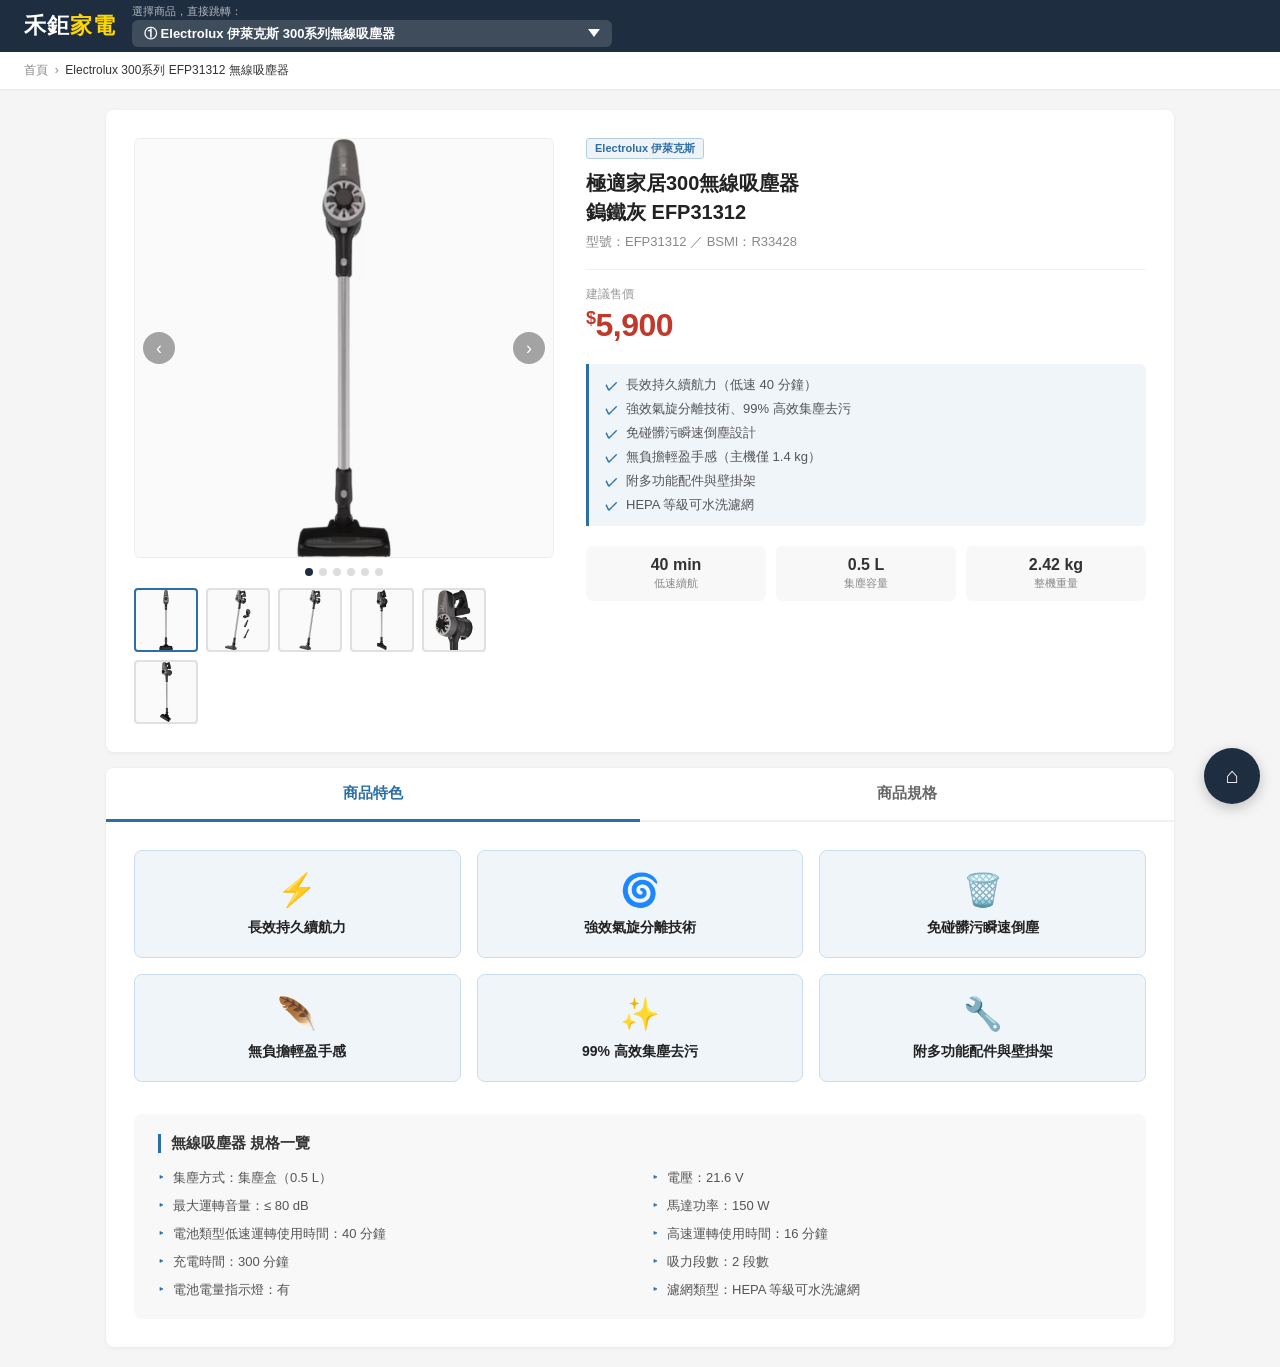
<file: product.html>
<!DOCTYPE html>
<html lang="zh-TW">
<head>
<meta charset="UTF-8">
<meta name="viewport" content="width=device-width, initial-scale=1.0">
<title id="pageTitle">商品詳細規格</title>
<link rel="icon" type="image/png" sizes="32x32" href="./img/favicon-32.png">
<link rel="icon" type="image/png" sizes="16x16" href="./img/favicon-16.png">
<link rel="apple-touch-icon" sizes="180x180" href="./img/favicon-180.png">
<link rel="shortcut icon" href="./img/favicon.ico">
<style>
  *, *::before, *::after { box-sizing: border-box; margin: 0; padding: 0; }
  body { font-family: -apple-system, BlinkMacSystemFont, 'PingFang TC', 'Microsoft JhengHei', sans-serif; background: #f5f5f5; color: #333; min-height: 100vh; }
  .navbar { background: #1e2d40; height: 52px; display: flex; align-items: center; padding: 0 24px; position: sticky; top: 0; z-index: 100; gap: 16px; }
  .navbar-brand { color: #fff; font-size: 22px; font-weight: 900; letter-spacing: 1px; text-decoration: none; }
  .navbar-brand span { color: #ffd700; }
  .navbar-select-wrap { flex: 1; max-width: 480px; display: flex; flex-direction: column; justify-content: center; }
  .navbar-select-label { font-size: 11px; color: rgba(255,255,255,.65); margin-bottom: 3px; line-height: 1; }
  .navbar-select { width: 100%; padding: 6px 36px 6px 12px; font-size: 13px; font-weight: 600; font-family: inherit; border: none; border-radius: 6px; background: rgba(255,255,255,.15); color: #fff; cursor: pointer; appearance: none; background-image: url('data:image/svg+xml,<svg xmlns=%22http://www.w3.org/2000/svg%22 width=%2212%22 height=%228%22 viewBox=%220 0 12 8%22><path fill=%22%23ffffff%22 d=%22M6 8L0 0h12z%22/></svg>'); background-repeat: no-repeat; background-position: right 12px center; outline: none; transition: background .2s; }
  .navbar-select:hover { background-color: rgba(255,255,255,.25); }
  .navbar-select option { background: #1e2d40; color: #fff; font-weight: 400; }
  .breadcrumb-bar { background: #fff; padding: 10px 24px; font-size: 12px; color: #888; border-bottom: 1px solid #e8e8e8; }
  .breadcrumb-bar a { color: #888; text-decoration: none; }
  .breadcrumb-bar a:hover { color: #2c6ea6; }
  .breadcrumb-bar span { color: #333; }
  .page-wrap { max-width: 1100px; margin: 0 auto; padding: 20px 16px; }
  .product-card { background: #fff; border-radius: 8px; display: flex; gap: 32px; padding: 28px; margin-bottom: 16px; box-shadow: 0 1px 4px rgba(0,0,0,.06); }
  .img-col { flex: 0 0 420px; }
  .main-img-wrap { position: relative; width: 100%; aspect-ratio: 1/1; overflow: hidden; border: 1px solid #eee; border-radius: 6px; background: #fafafa; }
  .main-img-wrap .slide { position: absolute; inset: 0; display: flex; align-items: center; justify-content: center; opacity: 0; transition: opacity .5s ease; }
  .main-img-wrap .slide.active { opacity: 1; }
  .main-img-wrap img { max-width: 100%; max-height: 100%; object-fit: contain; }
  .slide-placeholder { width: 80%; height: 80%; background: #f0f0f0; border-radius: 8px; display: flex; flex-direction: column; align-items: center; justify-content: center; color: #aaa; font-size: 14px; gap: 8px; text-align: center; }
  .carousel-arrow { position: absolute; top: 50%; transform: translateY(-50%); background: rgba(0,0,0,.35); border: none; color: #fff; width: 32px; height: 32px; border-radius: 50%; cursor: pointer; font-size: 18px; display: flex; align-items: center; justify-content: center; z-index: 5; transition: background .2s; }
  .carousel-arrow:hover { background: rgba(0,0,0,.6); }
  .arrow-prev { left: 8px; }
  .arrow-next { right: 8px; }
  .carousel-dots { display: flex; justify-content: center; gap: 6px; margin-top: 10px; }
  .dot { width: 8px; height: 8px; border-radius: 50%; background: #ddd; cursor: pointer; transition: background .2s; border: none; }
  .dot.active { background: #1e2d40; }
  .thumb-strip { display: flex; gap: 8px; margin-top: 12px; flex-wrap: wrap; }
  .thumb { width: 64px; height: 64px; border: 2px solid #e0e0e0; border-radius: 4px; overflow: hidden; cursor: pointer; flex-shrink: 0; background: #fafafa; transition: border-color .2s; }
  .thumb.active { border-color: #2c6ea6; }
  .thumb img { width: 100%; height: 100%; object-fit: contain; }
  .info-col { flex: 1; }
  .brand-tag { display: inline-block; background: #eef3f8; color: #2c6ea6; border: 1px solid #b3cde0; border-radius: 3px; font-size: 11px; padding: 2px 8px; margin-bottom: 10px; font-weight: 600; }
  .product-title { font-size: 20px; font-weight: 700; line-height: 1.45; margin-bottom: 6px; color: #222; }
  .model-no { font-size: 13px; color: #888; margin-bottom: 18px; }
  .divider { border: none; border-top: 1px solid #f0f0f0; margin: 16px 0; }
  .price-block { margin-bottom: 20px; }
  .price-label { font-size: 12px; color: #999; margin-bottom: 4px; }
  .price-sale { font-size: 32px; font-weight: 900; color: #c0392b; letter-spacing: -0.5px; }
  .price-sale sup { font-size: 18px; vertical-align: super; }
  .price-orig { font-size: 14px; color: #aaa; text-decoration: line-through; margin-left: 10px; }
  .key-features { background: #f0f5fa; border-left: 3px solid #2c6ea6; border-radius: 0 6px 6px 0; padding: 12px 16px; margin-bottom: 20px; }
  .key-features ul { list-style: none; display: flex; flex-direction: column; gap: 6px; }
  .key-features li { font-size: 13px; color: #555; display: flex; align-items: center; gap: 8px; }
  .key-features li::before { content: "✓"; color: #2c6ea6; font-weight: 700; flex-shrink: 0; }
  .specs-quick { display: grid; grid-template-columns: repeat(3, 1fr); gap: 10px; margin-bottom: 20px; }
  .spec-chip { background: #f8f8f8; border-radius: 6px; padding: 10px; text-align: center; }
  .spec-chip .val { font-size: 16px; font-weight: 700; color: #333; }
  .spec-chip .key { font-size: 11px; color: #888; margin-top: 2px; }
  .tab-section { background: #fff; border-radius: 8px; box-shadow: 0 1px 4px rgba(0,0,0,.06); overflow: hidden; }
  .tab-bar { display: flex; border-bottom: 2px solid #f0f0f0; }
  .tab-btn { flex: 1; padding: 16px; text-align: center; font-size: 15px; font-weight: 600; color: #666; background: none; border: none; cursor: pointer; border-bottom: 3px solid transparent; margin-bottom: -2px; transition: color .2s, border-color .2s; }
  .tab-btn.active { color: #2c6ea6; border-bottom-color: #2c6ea6; }
  .tab-panel { display: none; padding: 28px; }
  .tab-panel.active { display: block; }
  .feature-grid { display: grid; grid-template-columns: repeat(3, 1fr); gap: 16px; margin-bottom: 32px; }
  .feature-card { background: #f0f5fa; border-radius: 8px; padding: 20px 16px; text-align: center; border: 1px solid #c9ddf0; }
  .feature-icon { font-size: 32px; margin-bottom: 10px; }
  .feature-title { font-size: 14px; font-weight: 700; color: #222; }
  .feature-specs { background: #f8f8f8; border-radius: 8px; padding: 20px 24px; }
  .feature-specs h4 { font-size: 15px; font-weight: 700; margin-bottom: 16px; color: #333; border-left: 3px solid #2c6ea6; padding-left: 10px; }
  .feature-specs-grid { display: grid; grid-template-columns: repeat(2, 1fr); gap: 10px 24px; }
  .fs-row { display: flex; align-items: flex-start; gap: 8px; font-size: 13px; }
  .fs-icon { color: #2c6ea6; flex-shrink: 0; }
  .fs-text { color: #555; }
  .spec-table { width: 100%; border-collapse: collapse; font-size: 14px; border: 1px solid #e0e0e0; }
  .spec-table th, .spec-table td { padding: 13px 18px; border-bottom: 1px solid #e8e8e8; vertical-align: top; text-align: left; }
  .spec-table th { background: #f7f7f7; color: #555; font-weight: 600; white-space: nowrap; width: 130px; }
  .spec-table td { color: #333; line-height: 1.75; }
  .spec-table td a { color: #2c6ea6; text-decoration: none; }
  .spec-table tr:last-child th, .spec-table tr:last-child td { border-bottom: none; }
  .spec-table td.multiline { white-space: pre-line; }
  .fr_home, .fr_line { position: fixed; right: 20px; z-index: 9999; width: 56px; height: 56px; border-radius: 50%; display: flex; align-items: center; justify-content: center; box-shadow: 0 4px 14px rgba(0,0,0,.22); text-decoration: none; transition: transform .2s, box-shadow .2s; }
  .fr_home:hover, .fr_line:hover { transform: translateY(-3px) scale(1.08); box-shadow: 0 8px 20px rgba(0,0,0,.32); }
  .fr_home { bottom: 96px; background: #1e2d40; color: #fff; font-size: 22px; }
  .fr_home:hover { color: #fff; }
  .fr_line { bottom: 28px; background: #06C755; box-shadow: 0 4px 14px rgba(6,199,85,.4); }
  .fr_line:hover { box-shadow: 0 8px 20px rgba(6,199,85,.55); }
  .fr_line img { width: 34px; height: 34px; object-fit: contain; }
  @media (max-width: 800px) { .product-card { flex-direction: column; } .img-col { flex: unset; } .feature-grid { grid-template-columns: repeat(2, 1fr); } }
  @media (max-width: 500px) { .feature-grid { grid-template-columns: 1fr 1fr; } }
</style>
</head>
<body>

<nav class="navbar">
  <a class="navbar-brand" href="index.html">禾鉅<span>家電</span></a>
  <div class="navbar-select-wrap">
    <span class="navbar-select-label">選擇商品，直接跳轉：</span>
    <select class="navbar-select" id="navSelect" onchange="if(this.value) window.location.href=this.value">
      <option value="">── 請選擇商品 ──</option>
      <option value="product.html?id=1">① Electrolux 伊萊克斯 300系列無線吸塵器</option>
      <option value="product.html?id=2">② KINYO 電子遙控直立循環電風扇 ACF-1138</option>
      <option value="product.html?id=3">③ LG CordZero R5 濕拖掃地機器人</option>
      <option value="product.html?id=4">④ 三星 Soundbar HW-B650F 3.1聲道</option>
      <option value="product.html?id=5">⑤ Panasonic 大容量集塵吸塵器 MC-SBM20</option>
      <option value="product.html?id=6">⑥ 象印日製10人份IH豪熱沸騰微電腦電子鍋</option>
          <option value="product.html?id=7">⑦ PANASONIC 24L燒烤微波爐</option>
      <option value="product.html?id=8">⑧ 飛利浦 1+1雙研磨美式咖啡機</option>
      <option value="product.html?id=9">⑨ PANASONIC 32L全平面機械式電烤箱</option>
      <option value="product.html?id=10">⑩ 飛利浦 飛利浦Sonicare舒適清潔音波電動牙刷</option>
      <option value="product.html?id=11">(11) electrolux 伊萊克斯 500 輕量無線吸塵器</option>
</select>
  </div>
</nav>

<div class="breadcrumb-bar">
  <a href="index.html">首頁</a> &nbsp;›&nbsp;
  <span id="breadcrumb"></span>
</div>

<div class="page-wrap">
  <div class="product-card">
    <div class="img-col">
      <div class="main-img-wrap" id="mainCarousel">
        <button class="carousel-arrow arrow-prev" onclick="changeSlide(-1)">&#8249;</button>
        <button class="carousel-arrow arrow-next" onclick="changeSlide(1)">&#8250;</button>
      </div>
      <div class="carousel-dots" id="dotsWrap"></div>
      <div class="thumb-strip" id="thumbStrip"></div>
    </div>
    <div class="info-col">
      <div class="brand-tag" id="brandTag"></div>
      <h1 class="product-title" id="productTitle"></h1>
      <div class="model-no" id="modelNo"></div>
      <hr class="divider">
      <div class="price-block">
        <div class="price-label">建議售價</div>
        <span class="price-sale" id="priceSale"></span>
        <span class="price-orig" id="priceOrig" style="display:none"></span>
      </div>
      <div class="key-features"><ul id="pointsList"></ul></div>
      <div class="specs-quick" id="chipsWrap"></div>
    </div>
  </div>

  <div class="tab-section">
    <div class="tab-bar">
      <button class="tab-btn active" onclick="switchTab(0,this)">商品特色</button>
      <button class="tab-btn" onclick="switchTab(1,this)">商品規格</button>
    </div>
    <div class="tab-panel active" id="panel-0">
      <div class="feature-grid" id="featGrid"></div>
      <div class="feature-specs">
        <h4 id="featH4"></h4>
        <div class="feature-specs-grid" id="featSpecsGrid"></div>
      </div>
    </div>
    <div class="tab-panel" id="panel-1">
      <table class="spec-table"><tbody id="specTableBody"></tbody></table>
    </div>
  </div>
</div>

<a class="fr_home" href="index.html" title="回到首頁">&#8962;</a>

<script>
// ════════════════════════════════════════════════════════
//  ★ 商品資料區 ★
//  新增商品：在陣列末尾加一個 {...} 物件即可
//  修改商品：找到對應的 id，直接改值
// ════════════════════════════════════════════════════════
const PRODUCTS = [

  // ── 商品 1：Electrolux 無線吸塵器 ──────────────────
  {
    id: 1,
    brand:      'Electrolux 伊萊克斯',
    title1:     '極適家居300無線吸塵器',
    title2:     '鎢鐵灰 EFP31312',
    model:      '型號：EFP31312 ／ BSMI：R33428',
    breadcrumb: 'Electrolux 300系列 EFP31312 無線吸塵器',
    priceSale:  '5,900',
    priceOrig:  '',
    imgFolder:  '1',
    imgFiles:   ['1.jpg','2.avif','3.avif','4.avif','5.avif','6.avif'],
    points: [
      '長效持久續航力（低速 40 分鐘）',
      '強效氣旋分離技術、99% 高效集塵去污',
      '免碰髒污瞬速倒塵設計',
      '無負擔輕盈手感（主機僅 1.4 kg）',
      '附多功能配件與壁掛架',
      'HEPA 等級可水洗濾網',
    ],
    chips: [
      { val:'40 min', key:'低速續航' },
      { val:'0.5 L',  key:'集塵容量' },
      { val:'2.42 kg',key:'整機重量' },
    ],
    featCards: [
      { icon:'⚡', title:'長效持久續航力' },
      { icon:'🌀', title:'強效氣旋分離技術' },
      { icon:'🗑️',title:'免碰髒污瞬速倒塵' },
      { icon:'🪶', title:'無負擔輕盈手感' },
      { icon:'✨', title:'99% 高效集塵去污' },
      { icon:'🔧', title:'附多功能配件與壁掛架' },
    ],
    featH4: '無線吸塵器 規格一覽',
    featSpecs: [
      '集塵方式：集塵盒（0.5 L）',
      '電壓：21.6 V',
      '最大運轉音量：≤ 80 dB',
      '馬達功率：150 W',
      '電池類型低速運轉使用時間：40 分鐘',
      '高速運轉使用時間：16 分鐘',
      '充電時間：300 分鐘',
      '吸力段數：2 段數',
      '電池電量指示燈：有',
      '濾網類型：HEPA 等級可水洗濾網',
    ],
    specRows: [
      { th:'品牌名稱', td:'Electrolux 伊萊克斯', link:true },
      { th:'類型',     td:'無線、HEPA濾網、手持/直立' },
      { th:'適用於',   td:'石材、大理石、磁磚、木地板、乾式專用' },
      { th:'配件',     td:'2合1縫隙/毛刷吸頭, 纖維布料吸頭, 壁掛架套件' },
    ],
    specDetail: '·輕盈手感、續航力持久強效氣旋分離技術\n·高效集塵去污、免碰髒污瞬速倒塵\n·附多功能配件與壁掛架\n·型號:EFP31312\n·機體尺寸:約寬25x深22.2x高112.8cm\n·重量:2.42kg(手持主機1.4kg)\n·集塵盒容量:約0.5L',
  },

  // ── 商品 2：KINYO 電風扇 ──────────────────────────
  {
    id: 2,
    brand:      'KINYO',
    title1:     'KINYO 電子遙控直立循環電風扇',
    title2:     '白',
    model:      'ACF-1138',
    breadcrumb: 'KINYO 電子遙控直立循環電風扇 ACF-1138',
    priceSale:  '1,290',
    priceOrig:  '',
    imgFolder:  '2',
    imgFiles:   ['1.webp','2.webp','3.webp','4.webp','5.webp','6.webp','7.webp','8.webp','9.webp'],
    points: [
      '循環風扇網罩設計，大幅提升對流效率',
      '手動上下仰角調節，吹拂角度更全面',
      '大角度自動左右擺頭，全室清涼送風',
      '3檔風速調節，柔和到強勁',
      '3種模式選擇：連續風、自然風、睡眠風',
      '1-12小時定時功能，自訂關機時間',
    ],
    chips: [
      { val:'14 吋', key:'扇葉尺寸' },
      { val:'6 m+',  key:'長風距' },
      { val:'45 W',  key:'額定功率' },
    ],
    featCards: [
      { icon:'📱', title:'無線遙控操作' },
      { icon:'🌬️', title:'三段風速調節' },
      { icon:'🔄', title:'三種模式' },
      { icon:'⏱️', title:'1-12小時定時' },
      { icon:'↕️', title:'手動仰角調節' },
      { icon:'↔️', title:'大角度自動擺頭' },
    ],
    featH4: '電風扇 規格一覽',
    featSpecs: [
      '循環風扇網罩設計，大幅提升對流效率',
      '手動上下仰角調節，吹拂角度更全面',
      '大角度自動左右擺頭，全室清涼送風',
      '3檔風速調節，柔和到強勁',
      '6米以上長風距，穩定不斷流',
      '5片式扇葉風感柔順',
      '功能觸控式，直覺簡單上手',
      '附無線遙控器，不用起身也能輕鬆操作',
      '14吋大小，適用4-10坪空間',
      '後側貼心手提設計，方便移動',
    ],
    specRows: [
      { th:'品牌名稱', td:'KINYO', link:true },
      { th:'類型',     td:'電風扇' },
      { th:'適用於',   td:'居家' },
      { th:'配件',     td:'遙控器、風扇扇葉' },
    ],
    specDetail: '額定電壓：110V\n額定頻率：60HZ\n總額定消耗電功率：45W\n材質：ABS塑膠、PP塑膠\n噪音值：<65dB\n電源線長：150±10CM\nBSMI：R4A106',
  },

  // ── 商品 3：LG CordZero R5 濕拖掃地機器人 ──────────
  {
    id: 3,
    brand:      'LG',
    title1:     'CordZero™ R5 濕拖掃地機器人',
    title2:     '石墨黑',
    model:      'R5-PROBL',
    breadcrumb: 'LG CordZero™ R5 濕拖掃地機器人',
    priceSale:  '12,900',
    priceOrig:  '',
    imgFolder:  '3',
    imgFiles:   ['1.avif','2.avif','3.avif','4.avif','5.avif','6.avif','7.avif','8.avif','9.avif','10.avif','11.jpg'],
    points: [
      '乾吸濕拖 一次完成',
      '360 LiDAR 雷射偵測並繪製環境圖面',
      'ThinQ App 遠端控制、設定禁區、或限定打掃區域',
      '智慧吸力調整，偵測到地毯時吸力自動增強',
      '懸崖感測器偵測並避開階差',
      '全自動智慧給水裝置',
    ],
    chips: [
      { val:'乾吸濕拖 一次完成',                    key:'' },
      { val:'360 LiDAR 雷射偵測並繪製環境圖面',      key:'' },
      { val:'ThinQ App 遠端控制、設定禁區、或限定打掃區域', key:'' },
    ],
    featCards: [
      { icon:'⚡', title:'偵測家中環境達到智慧順暢的清潔' },
      { icon:'🌀', title:'精心清除牆壁和角落灰塵' },
      { icon:'🗑️',title:'乾吸濕拖一次完成' },
      { icon:'🪶', title:'當偵測到地毯吸力自動加強' },
      { icon:'✨', title:'遠端遙控清掃即時監控' },
      { icon:'🔧', title:'語音辨識' },
    ],
    featH4: '掃地機器人 特色一覽',
    featSpecs: [
      '全自動智慧給水裝置',
      '清潔中自動給水 保持抹布濕潤',
      '280 毫升水箱 一次拖完寬廣區域',
      '智慧吸力調整',
      '當偵測到地毯，吸力將自動加強',
      '根據您的清潔需求選擇吸力等級',
      '節省時間',
      '乾吸濕拖一次完成',
      '吸塵同時拖地，快速而有效率的清潔。',
      '遠端遙控清掃、即時監控',
    ],
    specRows: [
      { th:'品牌名稱', td:'LG', link:true },
      { th:'類型',     td:'掃地機器人' },
      { th:'適用於',   td:'居家空間' },
      { th:'配件',     td:'拖布(無遙控器)' },
    ],
    specDetail: '型號：R5-PROBL\n顏色：石墨黑\n容量：集塵盒容量 (L)0.4\n尺寸：產品尺寸 (寬x高x深mm)\n342 x 94.5 x 342\n充電時間:5H\n水箱:280ml\nHEPA 濾網Yes\n光學雷射感測器Yes\n最長運行時間（分鐘 / 電池）（正常模式）140min\n重量：3.1kg\n電壓：110V',
  },

  // ── 商品 4：三星 Soundbar HW-B650F ───────────────────
  {
    id: 4,
    brand:      '三星SANSUNG',
    title1:     'Soundbar HW-B650F 3.1 聲道 家庭劇院',
    title2:     '黑',
    model:      'HW-B650F',
    breadcrumb: 'Soundbar HW-B650F 3.1 聲道 家庭劇院',
    priceSale:  '10,900',
    priceOrig:  '',
    imgFolder:  '4',
    imgFiles:   ['1.avif','2.jpg','3.avif','4.avif','5.avif','6.avif','7.avif','8.avif'],
    points: [
      '3.1 聲道 清晰對話 聲歷其境',
      'AI 魔幻音場 三星影音商品就是天生一對',
      '智慧音量調節技術 針對影像內容優化音效表現',
      'Dolby Audio / DTS Virtual:X 模擬立體環繞音效',
      '人聲增強 不錯過每段精彩對話',
      '遊戲模式 極致優化遊戲音效',
    ],
    chips: [
      { val:'無線環繞音效 無線放大聲音體驗', key:'' },
      { val:'藍牙多點連結',                  key:'' },
      { val:'智慧型遙控器 單一且輕鬆操控',   key:'' },
    ],
    featCards: [
      { icon:'⚡', title:'無線環繞音效 無線放大聲音體驗' },
      { icon:'🌀', title:'HDMI ARC 透過 HDMI ARC 連接你的裝置' },
      { icon:'🗑️',title:'Bluetooth® 藍牙多點連結 同時連結兩部行動裝置' },
      { icon:'🪶', title:'連結 聆聽 享受 無線連接' },
      { icon:'✨', title:'智慧型遙控器 單一且輕鬆操控' },
      { icon:'🔧', title:'內建中置喇叭，提供清晰立體的對話效果與均衡的聲音體驗' },
    ],
    featH4: '喇叭 特色一覽',
    featSpecs: [
      '3.1 聲道',
      '清晰對話 聲歷其境',
      '內建中置喇叭，提供清晰立體的對話效果與均衡的聲音體驗，時刻為您的家庭娛樂增添光彩！',
      'AI 魔幻音場',
      '三星影音商品就是天生一對',
      '三星獨家的 AI 魔幻音場技術通過螢幕和 Soundbar 喇叭單體提供全聲道 AI 優化的聲音，創造出強大的環繞音場，體驗前所未有的劇院級聲音。',
      '模擬立體環繞音效',
      '三星 Soundbar 支援 DTS Virtual:X，重新創建聲音與環繞音效，營造出立體的 3D 環繞效果，提升包覆性與立體空間感。',
      '針對影像內容優化音效表現',
      '透過 Soundbar 分析聲音訊號，依每個播放場景自動優化聲音表現。即便是細節聲音，也能透過分析強化影像中的音量，讓你不錯失任何關鍵片段。',
    ],
    specRows: [
      { th:'品牌名稱', td:'三星 SAMSUNG', link:true },
      { th:'類型',     td:'Soundbar' },
      { th:'適用於',   td:'居家空間' },
      { th:'配件',     td:'重低音喇叭' },
    ],
    specDetail: '主體尺寸 (寬x高x深)860.0 x 59.4 x 75.0 mm\n重低音喇叭尺寸 (寬x高x深)184.0 x 343.0 x 295.0 mm\n\n主體2.2 kg\n重低音喇叭5.0 kg\n\nHDMI 輸入:1\nHDMI 輸出:1\nHDMI ARC:有\nHDMI CEC:有\n光纖輸入:1\n藍牙:有 (4.2)\nUSB 音樂播放:有\n智慧型單一遙控器:有',
  },

  // ── 商品 5：Panasonic 大容量集塵吸塵器 ──────────────
  {
    id: 5,
    brand:      'panasonic',
    title1:     '大容量集塵吸塵器',
    title2:     '白',
    model:      'MC-SBM20',
    breadcrumb: '大容量集塵吸塵器',
    priceSale:  '7,900',
    priceOrig:  '',
    imgFolder:  '5',
    imgFiles:   ['1.avif','2.avif','3.avif','4.avif','5.avif'],
    points: [
      '0.6L 大容量集塵',
      '1 kg輕巧機身',
      '多重過濾系統',
      '可更換電池',
      '集塵盒&濾網全部可水洗',
      '電動自走 吸塵免推動',
    ],
    chips: [
      { val:'第一重：上濾網',     key:'過濾集塵盒中的大灰塵顆粒和頭髮。' },
      { val:'第二重：海綿濾網',   key:'防止灰塵堵塞濾網' },
      { val:'第三重：2層EPA濾網', key:'過濾次微米灰塵顆粒。' },
    ],
    featCards: [
      { icon:'⚡', title:'多樣化吸頭' },
      { icon:'🌀', title:'多重過濾系統' },
      { icon:'🗑️',title:'二合一Y型刷毛' },
      { icon:'🪶', title:'前蓋輕薄化設計' },
      { icon:'✨', title:'電池輕鬆更換' },
      { icon:'🔧', title:'輕巧便利 即刻潔淨' },
    ],
    featH4: '吸塵器 特色一覽',
    featSpecs: [
      '0.6L大容量集塵',
      '減少頻繁清理 省時省力',
      '大空間儲存灰塵，寵物毛髮也能完全蒐集。',
      '底部圓弧設計，清潔便利兼具美感，灰塵一傾即淨。',
      '輕巧便利 即刻潔淨',
      '重量僅1公斤的弧形機身設計，可輕鬆清潔高處、樓梯等狹窄空間及傢俱下方，同時易於雙手握持，減少手腕壓力。',
      '電動自走',
      '吸塵免推動',
      '高扭矩馬達使刷頭旋轉並有力地向前移動，無須費力推動吸塵器也能輕鬆打掃。',
      '電池輕鬆更換',
    ],
    specRows: [
      { th:'品牌名稱', td:'panasonic', link:true },
      { th:'類型',     td:'吸塵器' },
      { th:'適用於',   td:'居家空間' },
      { th:'配件',     td:'二合一Y型刷毛' },
    ],
    specDetail: '使用時間\n標準：30~40分*\n強勁：6分\n\n充電時間\n3小時\n\n重量\n1 kg (本體)\n1.6 kg (含延長桿、地板吸頭)\n\n尺寸\n寬220 × 深197 × 高1141 mm\n\n集塵容量\n0.6L\n\n濾網形式\n格狀濾網\n\n二合一Y型刷毛',
  },

  // ── 商品 6：象印 電子鍋 ──────────────────────────
  {
    id: 6,
    brand:      'ZOJIRUSHI 象印',
    title1:     '日製10人份IH豪熱沸騰微電腦電子鍋',
    title2:     '銀色',
    model:      'NP-HDF18',
    breadcrumb: '象印日製10人份IH豪熱沸騰微電腦電子鍋 NP-HDF18',
    priceSale:  '9,990',
    priceOrig:  '',
    imgFolder:  '6',
    imgFiles:   ['1.jpg','2.jpg','3.jpg','4.jpg','5.jpg','6.jpg','7.jpg'],
    points: [
      'IH連續強火加熱「豪熱沸騰」，促進米飯更香Q甘甜',
      '黑金鋼厚釜內鍋，厚度1.7mm',
      '多重健康選項：可炊煮糙米、活性糙米、什穀米',
      '內蓋可拆卸，橘色固定鉤設計',
      '「再加熱」功能，重拾米飯溫熱保有美味',
      '大型蒸氣口 & 可拆洗內蓋，簡易清洗好容易',
    ],
    chips: [
      { val:'10 人', key:'容量' },
      { val:'IH',    key:'加熱方式' },
      { val:'日本製',key:'產地' },
    ],
    featCards: [
      { icon:'🔥', title:'IH豪熱沸騰科技' },
      { icon:'⚫', title:'黑金鋼厚釜內鍋' },
      { icon:'🌾', title:'多重健康炊煮選項' },
      { icon:'♨️', title:'再加熱功能' },
      { icon:'💧', title:'可拆洗內蓋' },
      { icon:'🍱', title:'放涼不變硬' },
    ],
    featH4: '電子鍋 規格一覽',
    featSpecs: [
      'IH電磁式加熱卓越技術',
      '透過磁力線圈加熱，誘導內釜直接發熱，加熱更均勻',
      '黑金鋼厚釜，強力導熱、高效保溫、防沾易清洗',
      '豪熱沸騰：強力對流漩渦，確實傳熱至米飯中心',
      '口感選擇：針對糙米、發芽米、五穀飯等優化模式',
      '本體材質平滑，輕鬆擦除髒污',
      '可拆式內蓋，水洗清潔拆卸便利',
      '不易脫落塗層內鍋，好清洗亦可在內鍋洗米',
    ],
    specRows: [
      { th:'品牌名稱', td:'ZOJIRUSHI 象印', link:true },
      { th:'類型',     td:'電子鍋' },
      { th:'適用坪數', td:'廚房用品' },
      { th:'商檢字號', td:'R31312' },
    ],
    specDetail: '型號：NP-HDF18\n顏色：銀色(XT)\n容量：10人份\n尺寸：27.5x39.5x23.5(cm)\n重量：5.0kg\n產地：日本\n電壓：110V\n商品驗證識別號碼: R31312',
  },


  // ── 商品 7：PANASONIC 24L燒烤微波爐 ──────────────────────
  {
    id: 7,
    brand:      'PANASONIC',
    title1:     '24L燒烤微波爐',
    title2:     '白',
    model:      'NN-GT35NW',
    breadcrumb: 'PANASONIC 24L燒烤微波爐',
    priceSale:  '5,490',
    priceOrig:  '',
    imgFolder:  '7',
    imgFiles:   [
      '1.avif',
      '2.webp',
      '3.png',
    ],
    points: [
      '燒烤．微波',
      '微波火力5段',
      '自動料理14道',
      '自動解凍',
      '爐內燈',
      '兒童安全鎖',
    ],
    chips: [
      { val:'微波+燒烤', key:'同步料理的好處' },
      { val:'微波高火900W快速加熱', key:'900W大火力出餐更快速' },
      { val:'解凍食材更簡單', key:'省時又便利' },
    ],
    featCards: [
      { icon:'', title:'內外兼具 體貼你的使用習慣' },
      { icon:'', title:'爐內燈 食材清晰可見，隨時掌握料理狀況。' },
      { icon:'', title:'玻璃大轉盤 轉盤直徑28.8公分，可容納約12吋餐盤，空間靈活運用。' },
      { icon:'', title:'白色液晶螢幕顯示 白光液晶顯示，機能可視化，使用更便利。' },
      { icon:'', title:'兒童安全鎖 啟動保護機制，幼兒誤觸不會啟動機能，安全又放心。' },
      { icon:'', title:'全平面外觀設計 時尚美觀，方便清潔。' },
    ],
    featH4: '微波爐 特色一覽',
    featSpecs: [
      '14項自動食譜',
      '自動解凍&精準控制火力與時間',
      '全新霧面質感門板&白色LED設計',
    ],
    specRows: [
      { th:'品牌名稱', td:'PANASONIC 24L燒烤微波爐', link:true },
      { th:'類型', td:'燒烤微波爐' },
      { th:'適用於', td:'廚房' },
    ],
    specDetail: '尺寸和重量\n高\n280mm\n寬\n472mm\n深\n351mm\n重量\n13kg\n*顯示重量和尺寸為約略值。',
  },


  // ── 商品 8：飛利浦 1+1雙研磨美式咖啡機 ──────────────────────
  {
    id: 8,
    brand:      '飛利浦',
    title1:     '1+1雙研磨美式咖啡機',
    title2:     '黑',
    model:      'HD7900/50',
    breadcrumb: '1+1雙研磨美式咖啡機',
    priceSale:  '8,990',
    priceOrig:  '',
    imgFolder:  '8',
    imgFiles:   [
      '1.avif',
      '2.jpg',
      '3.jpg',
      '4.jpg',
      '5.jpg',
      '6.jpg',
    ],
    points: [
      '沖煮職人般香醇美式',
      '享受咖啡不必等',
      '即萃即走，隨心所欲',
      '1+1可拆式雙豆槽 創作專屬風味',
      '香氣環繞設計咖啡壺',
      '1.25L可拆式水箱 獨享/分享不受限',
    ],
    chips: [

    ],
    featCards: [
      { icon:'', title:'S.D.智流控制器 一鍵精準調控粉水比' },
      { icon:'', title:'首創「即萃模式」即萃即走不設限，內建雙豆槽輕鬆享受MIX風味' },
      { icon:'', title:'業界唯一「雙豆槽 x 3段研磨」：自在輕享Mix美式風味，3段研磨讓您探索咖啡不同濃淡和風味。' },
      { icon:'', title:'精準調控粉水比例，輕鬆沖煮職人般香醇美式。' },
      { icon:'', title:'香氣環繞設計使咖啡香氣不斷循環，智慧對流注水口，讓咖啡均勻流入壺中。' },
      { icon:'', title:'直覺式LED面板設計，調整參數直覺好操作，一鍵即享不必等。' },
    ],
    featH4: '咖啡機 特色一覽',
    featSpecs: [
      '1.25L可拆式大容量水箱，獨家或分享暢飲不受限，可滿足1~10人份。',
      '預約定時X延長保溫：24小時預約功能、保溫最長可達300分鐘，隨時暢享溫度的好咖啡。',
      '可拆式雙豆槽，方便清潔不混味；可持續性濾網，可水洗後重覆使用，沖煮最佳咖啡風味 。',
      '濾網、漏斗、咖啡壺配件可進洗碗機，清潔不費力。',
    ],
    specRows: [
      { th:'品牌名稱', td:'飛利浦 HD7900/50 1+1雙研磨美式咖啡機', link:true },
      { th:'類型', td:'咖啡機' },
      { th:'適用於', td:'廚房、辦公室' },
      { th:'商檢字號', td:'R3D904' },
    ],
    specDetail: '咖啡壺材質：玻璃\n       豆槽：可拆式雙豆槽\n       電量：750W\n       水箱容量：1.25 公升\n       煮沸時間：10 分\n       咖啡溫度：85度\n       適用 : 咖啡豆、咖啡粉\n       電壓：110 V\n       電線長度：85 公分\n       商品檢驗字號: R3D904',
  },


  // ── 商品 9：PANASONIC 32L全平面機械式電烤箱 ──────────────────────
  {
    id: 9,
    brand:      'PANASONIC',
    title1:     '32L全平面機械式電烤箱送矽膠手套組',
    title2:     '黑',
    model:      'F3200',
    breadcrumb: '32L全平面機械式電烤箱送矽膠手套組',
    priceSale:  '4990',
    priceOrig:  '',
    imgFolder:  '9',
    imgFiles:   [
      '1.avif',
      '2.png',
      '3.png',
    ],
    points: [
      '送矽膠手套組',
      '容量：32L',
      '雙液脹式溫控器',
      '上/下火獨立控溫',
      '70℃~230℃溫度控制',
      '360°自動旋轉燒烤',
      '3D熱風對流',
    ],
    chips: [
      { val:'70~230℃溫度設定', key:'自由選擇溫度，美味多變化' },
      { val:'6種功能模式', key:'滿足各種烹調需求' },
      { val:'安全好清理', key:'爐內空間大' },
    ],
    featCards: [
      { icon:'', title:'上下火雙重溫控' },
      { icon:'', title:'雙液脹式溫控器 穩定控溫，美味輕鬆到位' },
      { icon:'', title:'可依自己需求調整烘烤時間' },
      { icon:'', title:'爐內平面式設計 無露出加熱管，爐內全平面設計，清潔不費力。' },
      { icon:'', title:'開門安全結構設計' },
      { icon:'', title:'爐內耐高溫照明 食材清晰可見，隨時掌握料理狀況。' },
    ],
    featH4: '',
    featSpecs: [],
    specRows: [
      { th:'品牌名稱', td:'PANASONIC', link:true },
      { th:'類型', td:'廚具' },
      { th:'適用於', td:'廚房' },
    ],
    specDetail: '尺寸和重量\n高\n345mm\n寬\n515mm\n深\n380mm\n重量\n10.2kg\n*顯示重量和尺寸為含把手之深度約略值\n系列\n雙液脹式溫控電烤箱\n\n型號\nNB-F3200\n\n容積\n32L\n\n爐心溫度\n設定值：70℃至230℃（誤差溫度±30℃）\n設定條件：需設定上下管同時加熱且設定的溫度需相同\n\n自動溫度調節器\n上下管\n液脹式溫控器\n\n發酵\n固定式溫控器\n\n功能切換（約）\n上下管\n1500W\n\n上管\n720W\n\n下管\n780W\n\n定時器\n120分鐘/連續\n\n淨重（約）\n10.2kg\n\n電源線長度（約）\n0.9m',
  },


  // ── 商品 10：飛利浦 飛利浦Sonicare舒適清潔音波電動牙刷 ──────────────────────
  {
    id: 10,
    brand:      '飛利浦',
    title1:     '飛利浦Sonicare舒適清潔音波電動牙刷',
    title2:     '白',
    model:      '(HX5070/02)',
    breadcrumb: '飛利浦Sonicare舒適清潔音波電動牙刷',
    priceSale:  '3490',
    priceOrig:  '',
    imgFolder:  '10',
    imgFiles:   [
      '1.png',
      '2.jpg',
      '3.jpg',
      '4.jpg',
      '5.jpg',
      '6.jpg',
      '7.jpg',
    ],
    points: [
      '送刷頭4入組*2 型號:HX6053/93()六入',
      '3種潔牙模式(清潔/深度清潔/敏感)',
      '0.08秒壓力感測保護牙齦',
      '通過IPX7全機防水測試',
      '音波震動牙刷機身*1',
      '31,000次音波震動技術，更潔淨的潔牙效果',
    ],
    chips: [
      { val:'5種潔牙模式', key:'清潔/深度清潔/敏感' },
      { val:'3秒震動漸強', key:'幫助適應震幅' },
      { val:'新手友善', key:'貝氏刷牙輕鬆掌握' },
    ],
    featCards: [

    ],
    featH4: '電動牙刷 特色一覽',
    featSpecs: [
      '與手動牙刷相比有效清除3倍牙菌斑',
      '5種潔牙模式(清潔/深度清潔/敏感)',
      '3秒震動漸強，幫助適應震幅、預防牙膏飛濺',
      '5種模式X1個強度：新手／清潔／深度清潔／清新／敏感',
      '全口4區2分鐘智慧計時，確保全口清潔',
      '3秒震動漸強，幫助適應震幅、預防牙膏飛濺',
      '60天電量續航，全新升級馬達，有效利用',
      '新手友善，貝氏刷牙輕鬆掌握！',
    ],
    specRows: [
      { th:'品牌名稱', td:'飛利浦Sonicare舒適清潔音波電動牙刷', link:true },
      { th:'類型', td:'電動牙刷' },
      { th:'適用於', td:'廁所' },
    ],
    specDetail: '音波震動牙刷機身*1\nC2 牙菌斑清除型刷頭 1個\n充電座*1 (110-220V國際電壓)\n充電式鋰電池 (充滿電能用2周以上)\n彩盒尺寸：8.6cm X 6.3cm X 20 CM\n產品重量：250g\n全球2年保固',
  },


  // ── 商品 11：electrolux 伊萊克斯 500 輕量無線吸塵器 ──────────────────────
  {
    id: 11,
    brand:      'electrolux 伊萊克斯',
    title1:     '500 輕量無線吸塵器',
    title2:     '幻羽灰',
    model:      'EFP52212DG',
    breadcrumb: '伊萊克斯 500系列 無線吸塵器',
    priceSale:  '7,990',
    priceOrig:  '',
    imgFolder:  '11',
    imgFiles:   [
      '1.avif',
      '2.avif',
      '3.avif',
      '4.avif',
      '5.avif',
      '6.avif',
    ],
    points: [
      'LED強淨三效吸頭 99%高效集塵、抗纏繞',
      '強力驅動電動吸頭，為各式地板材質提供高效清潔表現',
      '輕巧好控，地面到高處皆可靈活清潔',
      '一鍵倒塵不髒手，省時又省力',
      '可拆卸替換式鋰電池，長效續航高達60分鐘',
      '精巧充電收納座，一站易取即用',
    ],
    chips: [

    ],
    featCards: [
      { icon:'', title:'LED強淨三效吸頭 99%高效集塵、抗纏繞' },
      { icon:'', title:'強勁耐用 無刷直流變頻馬達' },
      { icon:'', title:'輕巧好控，地面到高處皆可靈活清潔' },
      { icon:'', title:'一鍵倒塵不髒手' },
      { icon:'', title:'可拆卸替換式鋰電池，長效續航高達60分鐘' },
      { icon:'', title:'精巧充電收納座' },
    ],
    featH4: '無線吸塵器 特色一覽',
    featSpecs: [
      '由無刷直流變頻馬達驅動的強淨三效吸頭， 在地毯、硬地板上皆能展現99%卓越集塵率。',
      '前置LED照明，清楚照亮死角隱藏灰塵，提升清潔效率。',
      '抗毛髮纏繞設計，吸頭內側齒梳結構大幅降低吸頭卡毛堵塞問題，穩定維持吸力。',
      '主機手感重量僅1.26 kg*，約等於兩瓶礦泉水，握感舒適、操作輕鬆。 隨時一鍵切換可拆卸手持主機，零費力清潔廚房檯面、高處層架等細節處。',
      '直覺式一鍵清空設計，按下集塵盒開啟鈕，即可將灰塵直接倒入垃圾桶。清潔流程更流暢，也能減少接觸灰塵。',
      '可替換式的鋰電池，充飽電力時手持主機可連續使用長達60分鐘、接上地板電動吸頭可使用50分鐘*。從容清潔全家各處，不受電力限制中斷。',
      '集充電與收納於一體，僅約A4尺寸不佔空間，讓主機與配件井然有序，隨拿即用。',
    ],
    specRows: [
      { th:'品牌名稱', td:'electrolux 伊萊克斯', link:true },
      { th:'類型', td:'吸塵器' },
      { th:'適用於', td:'居家空間' },
    ],
    specDetail: '基本資訊\n類型: 無線吸塵器\n有線/無線: 無線\n集塵方式: 集塵盒\n電壓 (V): 18.5\n集塵袋/盒容量 (L): 0.3\n電池容量 (mAH): 1850\n盒內配件\n盒內配件: 充電座, 縫隙吸頭, 強淨三效吸頭\n產品尺寸\n機體寬度: 225 mm\n機體深度: 230 mm\n機體高度: 1074 mm\n產品淨重 (kg): 1.9\n包裝尺寸\n包裝寬度: 186 mm\n包裝深度: 290 mm\n包裝高度: 715 mm\n產品毛重 (kg): 4.8\n設計\n操作介面: 按鍵與顯示幕\n主要材質: 塑膠',
  },

]; // ← PRODUCTS 陣列結束


// ════════════════════════════════════════════════════════
//  以下為頁面邏輯，不需修改
// ════════════════════════════════════════════════════════

let current = 0, timer = null;
let IMG_FOLDER = '', IMG_FILES = [];

function esc(s) {
  return String(s).replace(/&/g,'&amp;').replace(/</g,'&lt;').replace(/>/g,'&gt;').replace(/"/g,'&quot;');
}

function renderProduct(p) {
  // 頁面標題
  document.getElementById('pageTitle').textContent = `${p.brand} ${p.title1}`;

  // Navbar 選中
  const sel = document.getElementById('navSelect');
  sel.value = `product.html?id=${p.id}`;

  // 麵包屑
  document.getElementById('breadcrumb').textContent = p.breadcrumb;

  // 品牌 / 標題 / 型號
  document.getElementById('brandTag').textContent = p.brand;
  const titleEl = document.getElementById('productTitle');
  titleEl.textContent = '';
  titleEl.appendChild(document.createTextNode(p.title1));
  if (p.title2) { titleEl.appendChild(document.createElement('br')); titleEl.appendChild(document.createTextNode(p.title2)); }
  document.getElementById('modelNo').textContent = p.model;

  // 價格
  const psEl = document.getElementById('priceSale');
  psEl.innerHTML = '<sup>$</sup>' + esc(p.priceSale);
  const poEl = document.getElementById('priceOrig');
  if (p.priceOrig) { poEl.textContent = '$' + p.priceOrig; poEl.style.display = ''; }
  else { poEl.style.display = 'none'; }

  // 重點清單
  const ul = document.getElementById('pointsList');
  ul.innerHTML = p.points.map(pt => `<li>${esc(pt)}</li>`).join('');

  // 快速規格 chips
  const cw = document.getElementById('chipsWrap');
  cw.innerHTML = p.chips.map(c => `<div class="spec-chip"><div class="val">${esc(c.val)}</div><div class="key">${esc(c.key)}</div></div>`).join('');
  cw.style.display = p.chips.length ? '' : 'none';

  // 特色卡片
  document.getElementById('featGrid').innerHTML = p.featCards.map(fc =>
    `<div class="feature-card"><div class="feature-icon">${fc.icon}</div><div class="feature-title">${esc(fc.title)}</div></div>`
  ).join('');

  // 規格一覽
  document.getElementById('featH4').textContent = p.featH4;
  document.getElementById('featSpecsGrid').innerHTML = p.featSpecs.map(s =>
    `<div class="fs-row"><span class="fs-icon">▸</span><span class="fs-text">${esc(s)}</span></div>`
  ).join('');

  // 商品規格表
  const tbody = document.getElementById('specTableBody');
  tbody.innerHTML = p.specRows.map(r => {
    const tdContent = r.link
      ? `<a href="#">${esc(r.td)}</a>`
      : esc(r.td);
    return `<tr><th>${esc(r.th)}</th><td>${tdContent}</td></tr>`;
  }).join('') + `<tr><th>商品規格</th><td class="multiline">${esc(p.specDetail)}</td></tr>`;

  // 圖片 carousel
  IMG_FOLDER = `img/${p.imgFolder}/`;
  IMG_FILES  = p.imgFiles || [];
  buildCarousel();
}

// ── Carousel ──
function buildCarousel() {
  const carousel = document.getElementById('mainCarousel');
  const dw = document.getElementById('dotsWrap');
  const ts = document.getElementById('thumbStrip');
  [...carousel.querySelectorAll('.slide')].forEach(s => s.remove());
  dw.innerHTML = ''; ts.innerHTML = ''; current = 0; clearInterval(timer);

  if (!IMG_FILES.length) {
    const s = document.createElement('div');
    s.className = 'slide active';
    s.innerHTML = `<div class="slide-placeholder">📷<br>請將圖片放入<br>img/${IMG_FOLDER.replace('img/','').replace('/','')}/</div>`;
    carousel.insertBefore(s, carousel.querySelector('.arrow-prev')); return;
  }
  IMG_FILES.forEach((file, i) => {
    const s = document.createElement('div');
    s.className = 'slide' + (i===0?' active':'');
    s.innerHTML = `<img src="${IMG_FOLDER}${file}" alt="商品圖${i+1}" loading="lazy">`;
    carousel.insertBefore(s, carousel.querySelector('.arrow-prev'));
    const d = document.createElement('button'); d.className='dot'+(i===0?' active':'');
    d.onclick = () => goTo(i); dw.appendChild(d);
    const t = document.createElement('div'); t.className='thumb'+(i===0?' active':'');
    t.innerHTML = `<img src="${IMG_FOLDER}${file}" alt="縮圖${i+1}">`;
    t.onclick = () => goTo(i); ts.appendChild(t);
  });
  if (IMG_FILES.length > 1) timer = setInterval(() => goTo(current+1), 1500);
}
function goTo(idx) {
  const carousel=document.getElementById('mainCarousel');
  const sl=[...carousel.querySelectorAll('.slide')], d=[...document.getElementById('dotsWrap').querySelectorAll('.dot')], t=[...document.getElementById('thumbStrip').querySelectorAll('.thumb')];
  if (!sl.length) return;
  [sl,d,t].forEach(a=>a[current]?.classList.remove('active'));
  current=(idx+sl.length)%sl.length;
  [sl,d,t].forEach(a=>a[current]?.classList.add('active'));
}
function changeSlide(dir) { clearInterval(timer); goTo(current+dir); if(IMG_FILES.length>1) timer=setInterval(()=>goTo(current+1),1500); }
document.getElementById('mainCarousel').addEventListener('mouseenter',()=>clearInterval(timer));
document.getElementById('mainCarousel').addEventListener('mouseleave',()=>{ if(IMG_FILES.length>1) timer=setInterval(()=>goTo(current+1),1500); });

// ── Tab ──
function switchTab(idx, btn) {
  document.querySelectorAll('.tab-btn').forEach(b=>b.classList.remove('active'));
  document.querySelectorAll('.tab-panel').forEach(p=>p.classList.remove('active'));
  btn.classList.add('active');
  document.getElementById('panel-'+idx).classList.add('active');
}

// ── 啟動：讀 URL ?id= ──
(function() {
  const id = parseInt(new URLSearchParams(window.location.search).get('id')) || 1;
  const p = PRODUCTS.find(x => x.id === id) || PRODUCTS[0];
  renderProduct(p);
})();
</script>
</body>
</html>
</file>
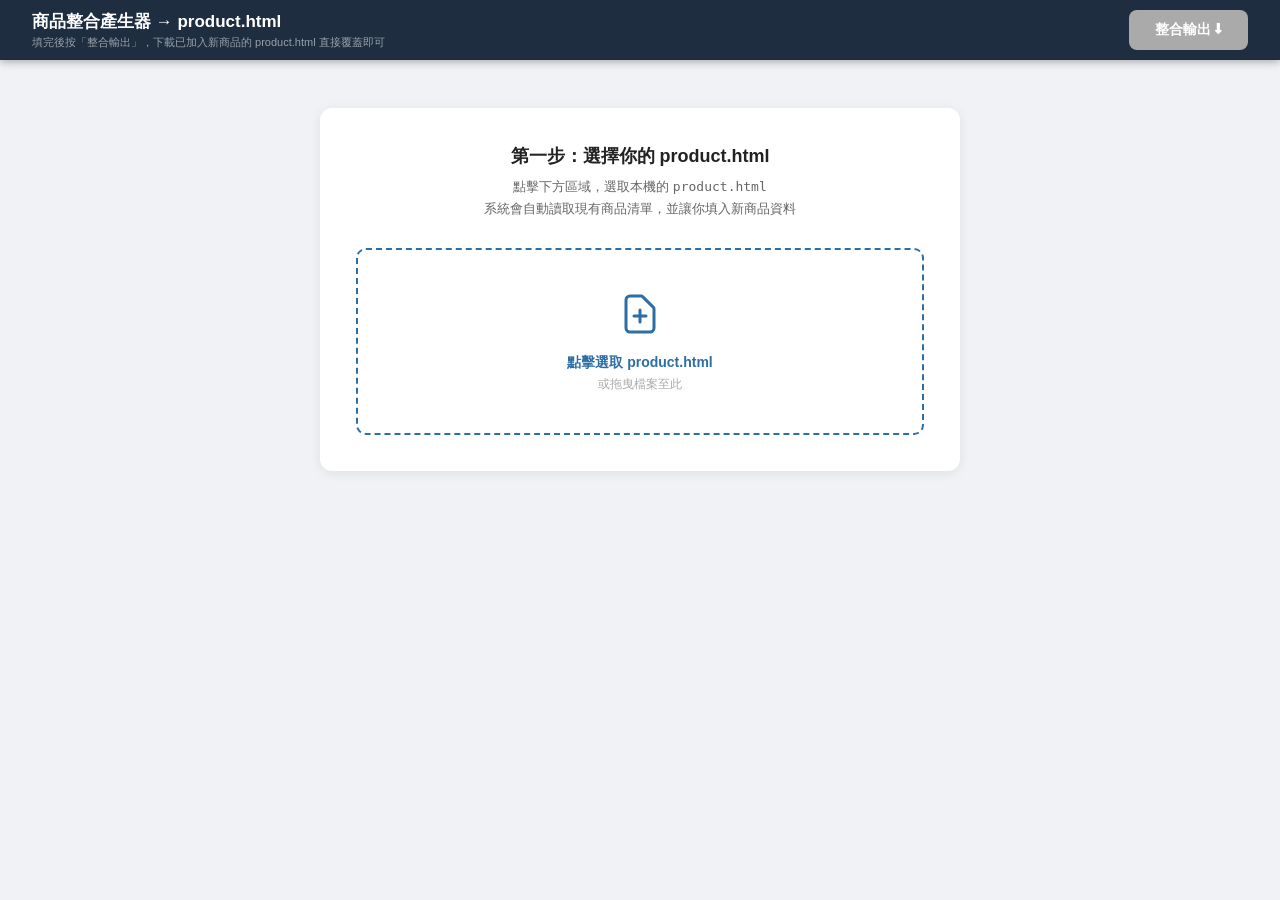
<file: upload.html>
<!DOCTYPE html>
<html lang="zh-TW">
<head>
<meta charset="UTF-8">
<meta name="viewport" content="width=device-width, initial-scale=1.0">
<title>商品整合產生器 → product.html</title>
<style>
  *, *::before, *::after { box-sizing: border-box; margin: 0; padding: 0; }
  body { font-family: -apple-system, BlinkMacSystemFont, 'PingFang TC', 'Microsoft JhengHei', sans-serif; background: #f0f2f5; color: #222; min-height: 100vh; }

  .gen-header {
    background: #1e2d40; color: #fff; padding: 0 32px;
    height: 60px; display: flex; align-items: center; justify-content: space-between;
    position: sticky; top: 0; z-index: 100; box-shadow: 0 2px 8px rgba(0,0,0,.3);
  }
  .gen-header h1 { font-size: 17px; font-weight: 800; }
  .gen-header p  { font-size: 11px; color: rgba(255,255,255,.55); margin-top: 2px; }
  .btn-output {
    background: #06C755; color: #fff; border: none; border-radius: 8px;
    padding: 11px 26px; font-size: 14px; font-weight: 700; cursor: pointer;
    transition: background .2s, transform .1s; white-space: nowrap;
  }
  .btn-output:hover  { background: #05a848; transform: translateY(-1px); }
  .btn-output:active { transform: translateY(0); }
  .btn-output:disabled { background: #aaa; cursor: not-allowed; transform: none; }

  /* ── Step 0: 選檔 ── */
  .step0 {
    max-width: 640px; margin: 48px auto; background: #fff; border-radius: 12px;
    padding: 36px; text-align: center; box-shadow: 0 2px 12px rgba(0,0,0,.08);
  }
  .step0 h2 { font-size: 18px; font-weight: 800; margin-bottom: 8px; }
  .step0 p  { font-size: 13px; color: #666; margin-bottom: 28px; line-height: 1.7; }
  .file-drop {
    border: 2px dashed #2c6ea6; border-radius: 10px; padding: 40px 24px;
    cursor: pointer; transition: background .2s;
  }
  .file-drop:hover { background: #eef3f8; }
  .file-drop svg  { width: 48px; height: 48px; color: #2c6ea6; margin-bottom: 12px; }
  .file-drop span { display: block; font-size: 14px; font-weight: 600; color: #2c6ea6; }
  .file-drop small{ display: block; font-size: 12px; color: #aaa; margin-top: 4px; }
  #fileInput { display: none; }
  .file-ok { font-size: 13px; color: #06C755; font-weight: 700; margin-top: 14px; }
  .file-info { font-size: 12px; color: #888; margin-top: 4px; }

  /* ── Form body ── */
  .gen-body { max-width: 900px; margin: 0 auto; padding: 24px 16px 80px; display: none; }
  .card { background: #fff; border-radius: 10px; padding: 24px 28px; margin-bottom: 20px; box-shadow: 0 1px 4px rgba(0,0,0,.06); }
  .card-title { font-size: 13px; font-weight: 800; color: #1e2d40; border-left: 3px solid #2c6ea6; padding-left: 10px; margin-bottom: 18px; }
  .field-grid { display: grid; gap: 14px; }
  .field-grid.col2 { grid-template-columns: 1fr 1fr; }
  .field-grid.col3 { grid-template-columns: 1fr 1fr 1fr; }
  .field { display: flex; flex-direction: column; gap: 5px; }
  .field label { font-size: 11px; font-weight: 700; color: #666; text-transform: uppercase; letter-spacing: .4px; }
  .field input, .field textarea, .field select {
    padding: 9px 12px; border: 1.5px solid #ddd; border-radius: 6px;
    font-size: 14px; font-family: inherit; color: #222; transition: border-color .2s; outline: none;
  }
  .field input:focus, .field textarea:focus { border-color: #2c6ea6; }
  .field textarea { resize: vertical; min-height: 80px; line-height: 1.6; }
  .field .hint { font-size: 11px; color: #aaa; }
  .sub-title { font-size: 11px; font-weight: 700; color: #999; text-transform: uppercase; margin: 18px 0 10px; letter-spacing: .4px; }
  .divider { border: none; border-top: 1px solid #f0f0f0; margin: 18px 0; }
  .feat-row { display: grid; grid-template-columns: 70px 1fr; gap: 8px; align-items: center; }

  /* ── 現有商品清單 ── */
  .existing-list { display: flex; flex-wrap: wrap; gap: 8px; }
  .existing-tag {
    background: #eef3f8; color: #2c6ea6; border: 1px solid #b3cde0;
    border-radius: 20px; padding: 4px 14px; font-size: 12px; font-weight: 600;
  }
  .new-id-badge {
    background: #1e2d40; color: #ffd700; border-radius: 20px;
    padding: 4px 14px; font-size: 12px; font-weight: 700;
  }

  /* ── Toast ── */
  #toast {
    position: fixed; bottom: 32px; left: 50%; transform: translateX(-50%) translateY(20px);
    background: #1e2d40; color: #fff; padding: 12px 28px; border-radius: 8px;
    font-size: 14px; font-weight: 600; opacity: 0; transition: opacity .3s, transform .3s;
    z-index: 9999; pointer-events: none;
  }
  #toast.show { opacity: 1; transform: translateX(-50%) translateY(0); }

  @media (max-width: 640px) {
    .field-grid.col2, .field-grid.col3 { grid-template-columns: 1fr; }
  }
</style>
</head>
<body>

<div class="gen-header">
  <div>
    <h1>商品整合產生器 → product.html</h1>
    <p>填完後按「整合輸出」，下載已加入新商品的 product.html 直接覆蓋即可</p>
  </div>
  <button class="btn-output" id="btnOutput" onclick="integrate()" disabled>整合輸出 ⬇</button>
</div>

<!-- ── Step 0：選擇 product.html ── -->
<div class="step0" id="step0">
  <h2>第一步：選擇你的 product.html</h2>
  <p>點擊下方區域，選取本機的 <code>product.html</code><br>系統會自動讀取現有商品清單，並讓你填入新商品資料</p>
  <div class="file-drop" onclick="document.getElementById('fileInput').click()">
    <svg xmlns="http://www.w3.org/2000/svg" fill="none" viewBox="0 0 24 24" stroke="currentColor">
      <path stroke-linecap="round" stroke-linejoin="round" stroke-width="1.5"
        d="M9 13h6m-3-3v6m5 5H7a2 2 0 01-2-2V5a2 2 0 012-2h5.586a1 1 0 01.707.293l5.414 5.414a1 1 0 01.293.707V19a2 2 0 01-2 2z"/>
    </svg>
    <span>點擊選取 product.html</span>
    <small>或拖曳檔案至此</small>
  </div>
  <input type="file" id="fileInput" accept=".html" onchange="loadFile(this)">
  <div id="fileOk" style="display:none">
    <div class="file-ok">✅ 已載入：<span id="fileName"></span></div>
    <div class="file-info" id="fileInfo"></div>
  </div>
</div>

<!-- ── 表單 ── -->
<div class="gen-body" id="genBody">

  <!-- 現有商品 + 新 ID -->
  <div class="card">
    <div class="card-title">現有商品 & 新商品編號</div>
    <div class="existing-list" id="existingList"></div>
    <div style="margin-top:14px; display:flex; align-items:center; gap:10px;">
      <span style="font-size:13px; color:#666;">新商品 ID：</span>
      <span class="new-id-badge" id="newIdBadge">id = ?</span>
      <input id="sec_num" type="number" min="1" style="width:80px; padding:6px 10px; border:1.5px solid #ddd; border-radius:6px; font-size:14px;" oninput="updateIdBadge()">
    </div>
  </div>

  <!-- ① 基本資訊 -->
  <div class="card">
    <div class="card-title">① 基本資訊</div>
    <div class="field-grid col2">
      <div class="field"><label>品牌名稱（右欄藍色標籤）</label><input id="brand" type="text" placeholder="例：Electrolux 伊萊克斯"></div>
      <div class="field"><label>麵包屑文字</label><input id="breadcrumb" type="text" placeholder="例：Electrolux 300系列 無線吸塵器"></div>
      <div class="field"><label>商品標題第一行</label><input id="title1" type="text" placeholder="例：300系列 無線吸塵器"></div>
      <div class="field"><label>商品標題第二行（顏色/型號，可留空）</label><input id="title2" type="text" placeholder="例：鎗鐵灰 EFP31312"></div>
      <div class="field"><label>型號 / BSMI</label><input id="model" type="text" placeholder="例：型號：EFP31312 ／ BSMI：R33428"></div>
      <div class="field"><!-- spacer --></div>
      <div class="field"><label>建議售價（不含 $）</label><input id="price_sale" type="text" placeholder="例：7,990"></div>
      <div class="field"><label>原價（留空 = 不顯示）</label><input id="price_orig" type="text" placeholder="留空 = 不顯示"></div>
    </div>
    <hr class="divider">
    <div class="field-grid col2">
      <div class="field">
        <label>圖片資料夾編號（img/X/ 的 X）</label>
        <input id="img_folder" type="text" placeholder="例：7">
        <span class="hint">建議與商品 ID 相同</span>
      </div>
      <div class="field">
        <label>圖片檔名（逗號分隔）</label>
        <input id="img_files" type="text" placeholder="例：1.jpg,2.webp,3.avif">
      </div>
    </div>
  </div>

  <!-- ② 右欄重點 -->
  <div class="card">
    <div class="card-title">② 右欄重點說明（✓ 清單，最多 6 條）</div>
    <div class="field-grid">
      <div class="field"><label>重點 1</label><input class="pt" type="text"></div>
      <div class="field"><label>重點 2</label><input class="pt" type="text"></div>
      <div class="field"><label>重點 3</label><input class="pt" type="text"></div>
      <div class="field"><label>重點 4</label><input class="pt" type="text"></div>
      <div class="field"><label>重點 5</label><input class="pt" type="text"></div>
      <div class="field"><label>重點 6</label><input class="pt" type="text"></div>
    </div>
  </div>

  <!-- ③ 快速規格 -->
  <div class="card">
    <div class="card-title">③ 快速規格（右欄 3 格）</div>
    <div class="field-grid col3">
      <div class="field">
        <label>規格 1 數值</label><input id="c1v" type="text" placeholder="例：40 min">
        <label style="margin-top:8px;">規格 1 標籤</label><input id="c1k" type="text" placeholder="例：低速續航">
      </div>
      <div class="field">
        <label>規格 2 數值</label><input id="c2v" type="text" placeholder="例：0.5 L">
        <label style="margin-top:8px;">規格 2 標籤</label><input id="c2k" type="text" placeholder="例：集塵容量">
      </div>
      <div class="field">
        <label>規格 3 數值</label><input id="c3v" type="text" placeholder="例：2.42 kg">
        <label style="margin-top:8px;">規格 3 標籤</label><input id="c3k" type="text" placeholder="例：整機重量">
      </div>
    </div>
  </div>

  <!-- ④ 商品特色 Tab -->
  <div class="card">
    <div class="card-title">④ 商品特色 Tab</div>
    <div class="sub-title">6 張特色卡片（Emoji + 標題）</div>
    <div class="field-grid">
      <div class="feat-row"><input class="fi" type="text" placeholder="emoji"><input class="ft" type="text" placeholder="特色標題"></div>
      <div class="feat-row"><input class="fi" type="text" placeholder="emoji"><input class="ft" type="text" placeholder="特色標題"></div>
      <div class="feat-row"><input class="fi" type="text" placeholder="emoji"><input class="ft" type="text" placeholder="特色標題"></div>
      <div class="feat-row"><input class="fi" type="text" placeholder="emoji"><input class="ft" type="text" placeholder="特色標題"></div>
      <div class="feat-row"><input class="fi" type="text" placeholder="emoji"><input class="ft" type="text" placeholder="特色標題"></div>
      <div class="feat-row"><input class="fi" type="text" placeholder="emoji"><input class="ft" type="text" placeholder="特色標題"></div>
    </div>
    <hr class="divider">
    <div class="field-grid col2">
      <div class="field" style="grid-column:1/-1;"><label>規格一覽區塊標題</label><input id="feat_h4" type="text" placeholder="例：無線吸塵器 規格一覽"></div>
    </div>
    <div class="field" style="margin-top:10px;">
      <label>規格條列（每行一條，最多 10 條）</label>
      <textarea id="feat_specs" rows="8" placeholder="集塵方式：集塵盒（0.5 L）&#10;電壓：21.6 V&#10;最大運轉音量：≤ 80 dB"></textarea>
    </div>
  </div>

  <!-- ⑤ 商品規格 Tab -->
  <div class="card">
    <div class="card-title">⑤ 商品規格 Tab（MOMO 格式）</div>
    <div class="field-grid">
      <div class="field"><label>品牌名稱</label><input id="s_brand" type="text"></div>
      <div class="field"><label>類型</label><input id="s_type" type="text"></div>
      <div class="field"><label>適用於</label><input id="s_for" type="text"></div>
      <div class="field"><label>保固資訊</label><input id="s_warranty" type="text"></div>
      <div class="field"><label>配件</label><input id="s_parts" type="text"></div>
      <div class="field"><label>商檢字號</label><input id="s_bsmi" type="text"></div>
      <div class="field">
        <label>商品規格（多行，以 · 開頭，照 MOMO 格式貼入）</label>
        <textarea id="s_detail" rows="8" placeholder="·型號:EFP31312&#10;·重量:2.42kg&#10;·集塵盒容量:約0.5L"></textarea>
      </div>
    </div>
  </div>

</div><!-- end gen-body -->

<div id="toast">✅ 已整合並下載！</div>

<script>
// ── 狀態 ──
let originalHtml = '';
let existingIds  = [];
const SYMBOLS = ['①','②','③','④','⑤','⑥','⑦','⑧','⑨','⑩'];

// ── 讀取 product.html ──
function loadFile(input) {
  const file = input.files[0];
  if (!file) return;
  const reader = new FileReader();
  reader.onload = function(e) {
    originalHtml = e.target.result;

    // 抓現有 ID 清單
    const ids = [...originalHtml.matchAll(/\bid:\s*(\d+)/g)].map(m => parseInt(m[1]));
    existingIds = [...new Set(ids)].sort((a,b)=>a-b);
    const nextId = existingIds.length ? Math.max(...existingIds) + 1 : 1;

    // 顯示現有商品
    const listEl = document.getElementById('existingList');
    listEl.innerHTML = existingIds.map(id => {
      // 找名稱
      const m = originalHtml.match(new RegExp(`id:\\s*${id},[\\s\\S]*?brand:\\s*'([^']+)'`));
      const name = m ? m[1] : `商品 ${id}`;
      return `<div class="existing-tag">${SYMBOLS[id-1]||'●'} id:${id} ${name}</div>`;
    }).join('');

    // 設定預設新 ID
    document.getElementById('sec_num').value = nextId;
    document.getElementById('img_folder').value = nextId;
    updateIdBadge();

    // 同步品牌到規格品牌
    document.getElementById('brand').oninput = function() {
      if (!document.getElementById('s_brand').value) document.getElementById('s_brand').value = this.value;
    };

    // 顯示表單
    document.getElementById('fileOk').style.display = '';
    document.getElementById('fileName').textContent = file.name;
    document.getElementById('fileInfo').textContent = `已找到 ${existingIds.length} 個商品（id: ${existingIds.join(', ')}）`;
    document.getElementById('step0').style.display = 'none';
    document.getElementById('genBody').style.display = 'block';
    document.getElementById('btnOutput').disabled = false;
  };
  reader.readAsText(file, 'utf-8');
}

// 拖曳支援
document.querySelector('.file-drop').addEventListener('dragover', e => { e.preventDefault(); e.currentTarget.style.background='#eef3f8'; });
document.querySelector('.file-drop').addEventListener('dragleave', e => { e.currentTarget.style.background=''; });
document.querySelector('.file-drop').addEventListener('drop', e => {
  e.preventDefault(); e.currentTarget.style.background='';
  const dt = e.dataTransfer;
  if (dt.files[0]) { document.getElementById('fileInput').files = dt.files; loadFile(document.getElementById('fileInput')); }
});

function updateIdBadge() {
  const n = parseInt(document.getElementById('sec_num').value) || '?';
  document.getElementById('newIdBadge').textContent = `id = ${n}`;
}

// ── 工具：JS 字串轉義（單引號格式）──
function jsStr(s) {
  return "'" + String(s)
    .replace(/\\/g, '\\\\')
    .replace(/'/g, "\\'")
    .replace(/\r\n/g, '\\n')
    .replace(/\n/g, '\\n')
    .replace(/\r/g, '\\n') + "'";
}
function jsArr(arr) {
  if (!arr.length) return '[]';
  return '[\n' + arr.map(s => '      ' + jsStr(s) + ',').join('\n') + '\n    ]';
}
function v(id) { return (document.getElementById(id)?.value || '').trim(); }

// ── 建立 JS 物件字串 ──
function buildProductJs(id) {
  const brand   = v('brand');
  const title1  = v('title1');
  const title2  = v('title2');
  const model   = v('model');
  const bc      = v('breadcrumb') || `${brand} ${title1}`;
  const pSale   = v('price_sale');
  const pOrig   = v('price_orig');
  const imgF    = v('img_folder') || String(id);
  const imgFiles= v('img_files').split(',').map(s=>s.trim()).filter(Boolean);

  const points  = [...document.querySelectorAll('.pt')].map(el=>el.value.trim()).filter(Boolean);
  const c1v=v('c1v'), c1k=v('c1k'), c2v=v('c2v'), c2k=v('c2k'), c3v=v('c3v'), c3k=v('c3k');
  const chips = [[c1v,c1k],[c2v,c2k],[c3v,c3k]].filter(([v])=>v);

  const fi = [...document.querySelectorAll('.fi')].map(el=>el.value.trim());
  const ft = [...document.querySelectorAll('.ft')].map(el=>el.value.trim());
  const featCards = fi.map((icon,i)=>({icon,title:ft[i]})).filter(c=>c.title);

  const featH4    = v('feat_h4');
  const featSpecs = v('feat_specs').split('\n').map(s=>s.trim()).filter(Boolean);

  const sBrand   = v('s_brand') || brand;
  const sType    = v('s_type');
  const sFor     = v('s_for');
  const sWarranty= v('s_warranty');
  const sParts   = v('s_parts');
  const sBsmi    = v('s_bsmi');
  const sDetail  = v('s_detail');

  // specRows
  const specRowDefs = [
    { th:'品牌名稱', val:sBrand,    link:true },
    { th:'類型',     val:sType,     link:false },
    { th:'適用於',   val:sFor,      link:false },
    { th:'保固資訊', val:sWarranty, link:false },
    { th:'配件',     val:sParts,    link:false },
    { th:'商檢字號', val:sBsmi,     link:false },
  ].filter(r => r.val);

  const specRowsJs = specRowDefs.map(r =>
    r.link
      ? `      { th:${jsStr(r.th)}, td:${jsStr(r.val)}, link:true },`
      : `      { th:${jsStr(r.th)}, td:${jsStr(r.val)} },`
  ).join('\n');

  const chipsJs = chips.map(([val,key]) =>
    `      { val:${jsStr(val)}, key:${jsStr(key)} },`
  ).join('\n');

  const featCardsJs = featCards.map(c =>
    `      { icon:${jsStr(c.icon)}, title:${jsStr(c.title)} },`
  ).join('\n');

  const sym = SYMBOLS[id-1] || `(${id})`;

  return `
  // ── 商品 ${id}：${brand} ${title1} ──────────────────────
  {
    id: ${id},
    brand:      ${jsStr(brand)},
    title1:     ${jsStr(title1)},
    title2:     ${jsStr(title2)},
    model:      ${jsStr(model)},
    breadcrumb: ${jsStr(bc)},
    priceSale:  ${jsStr(pSale)},
    priceOrig:  ${jsStr(pOrig)},
    imgFolder:  ${jsStr(imgF)},
    imgFiles:   ${jsArr(imgFiles)},
    points: ${jsArr(points)},
    chips: [
${chipsJs}
    ],
    featCards: [
${featCardsJs}
    ],
    featH4: ${jsStr(featH4)},
    featSpecs: ${jsArr(featSpecs)},
    specRows: [
${specRowsJs}
    ],
    specDetail: ${jsStr(sDetail)},
  },`;
}

// ── 主要整合函式 ──
function integrate() {
  if (!originalHtml) return alert('請先載入 product.html');

  const id = parseInt(v('sec_num'));
  if (!id || id < 1) return alert('請填入有效的商品編號');
  if (!v('brand'))   return alert('請填入品牌名稱');
  if (!v('title1'))  return alert('請填入商品標題');

  let html = originalHtml;

  // ── 1. 在 PRODUCTS 陣列末尾插入新商品 ──
  const PRODUCTS_END = ']; // ← PRODUCTS 陣列結束';
  if (!html.includes(PRODUCTS_END)) {
    return alert('找不到 PRODUCTS 陣列結束標記\n請確認選取的是正確的 product.html');
  }
  const productJs = buildProductJs(id);
  html = html.replace(PRODUCTS_END, productJs + '\n\n' + PRODUCTS_END);

  // ── 2. 在 navbar select 加入新 option ──
  const sym     = SYMBOLS[id-1] || `(${id})`;
  const brand   = v('brand');
  const title1  = v('title1');
  const navLabel = `${sym} ${brand} ${title1}`;
  const newOption = `      <option value="product.html?id=${id}">${navLabel}</option>\n`;

  // 找 navSelect 的 </select>
  const navSelectEnd = '</select>\n  </div>\n</nav>';
  if (html.includes(navSelectEnd)) {
    html = html.replace(navSelectEnd, newOption + navSelectEnd);
  } else {
    // fallback: 在 id="navSelect" 最近的 </select> 前插
    html = html.replace(/(id="navSelect"[\s\S]*?)<\/select>/, '$1' + newOption + '</select>');
  }

  // ── 3. 下載 ──
  const blob = new Blob([html], { type: 'text/html;charset=utf-8' });
  const a = document.createElement('a');
  a.href = URL.createObjectURL(blob);
  a.download = 'product.html';
  document.body.appendChild(a);
  a.click();
  document.body.removeChild(a);
  URL.revokeObjectURL(a.href);

  // Toast
  const toast = document.getElementById('toast');
  toast.textContent = `✅ 已整合商品 id:${id} 並下載 product.html！覆蓋舊檔即完成。`;
  toast.classList.add('show');
  setTimeout(() => toast.classList.remove('show'), 3000);
}
</script>
</body>
</html>
</file>
